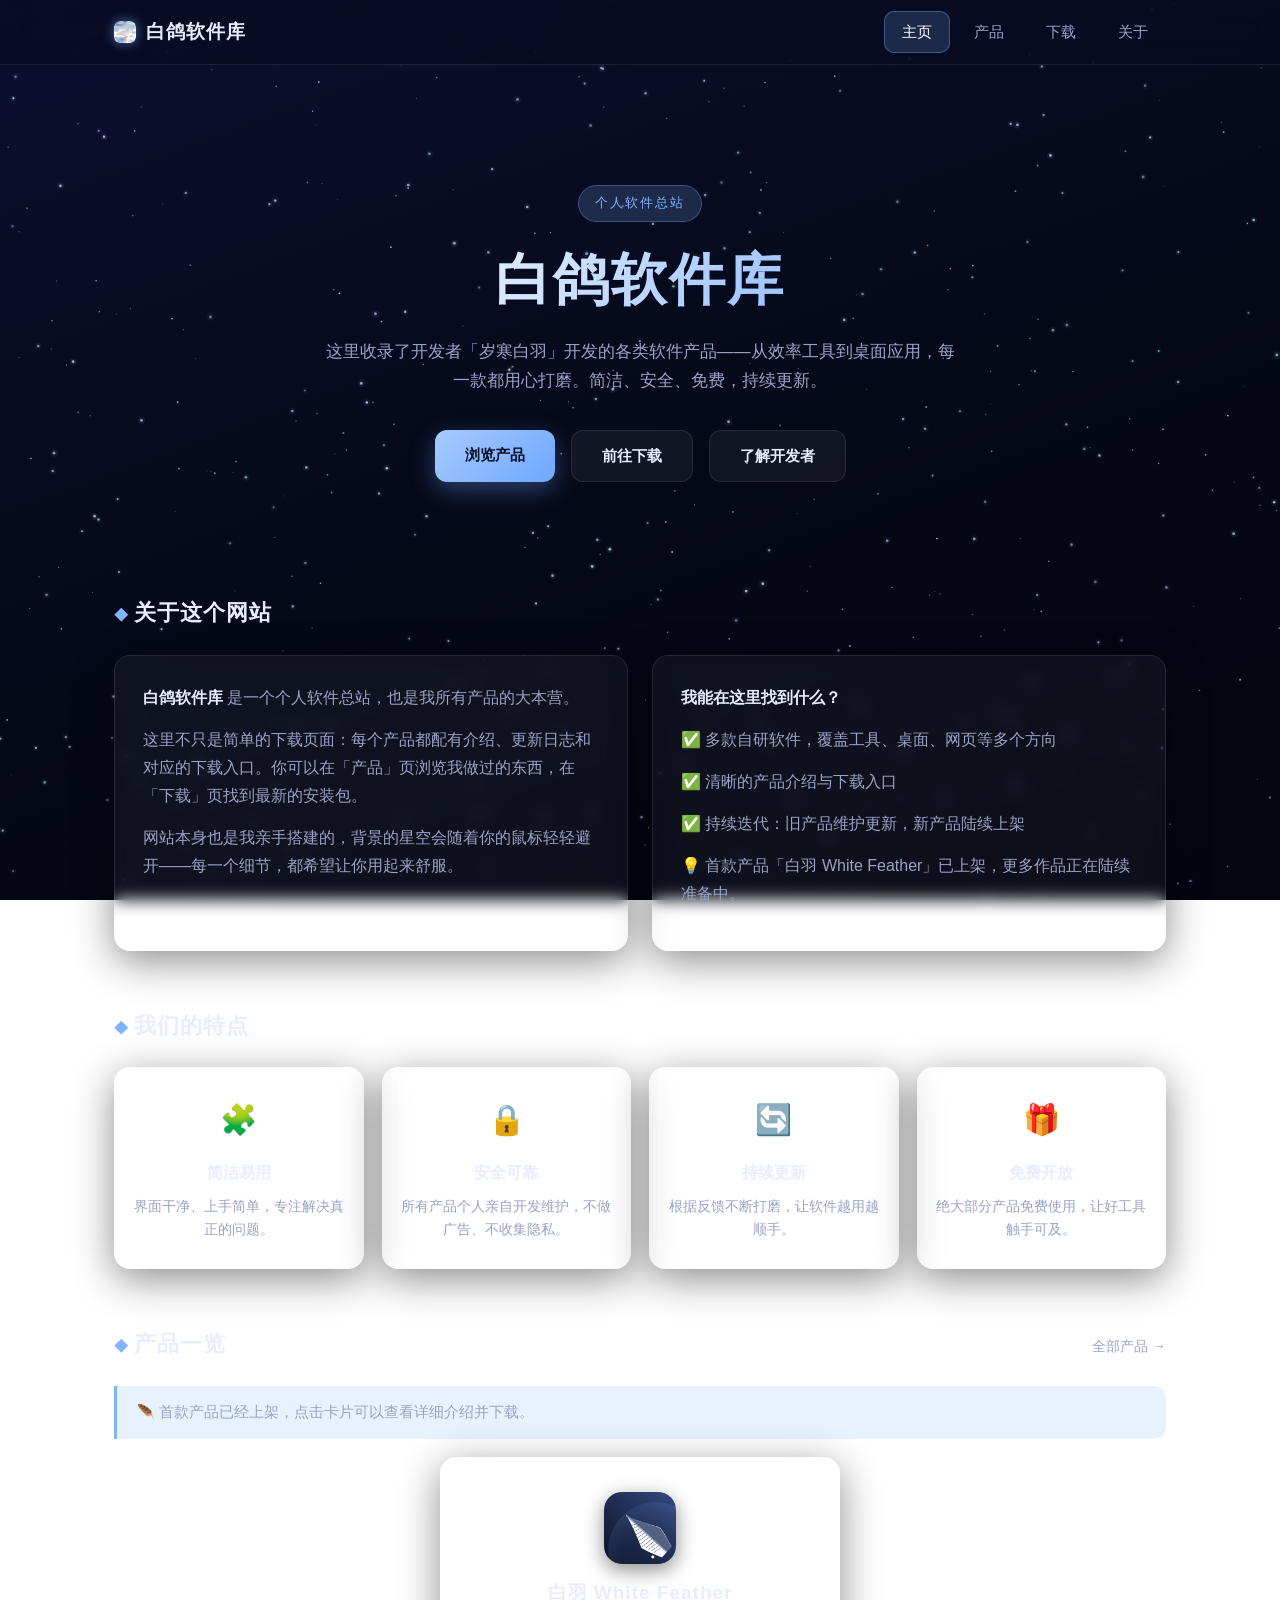
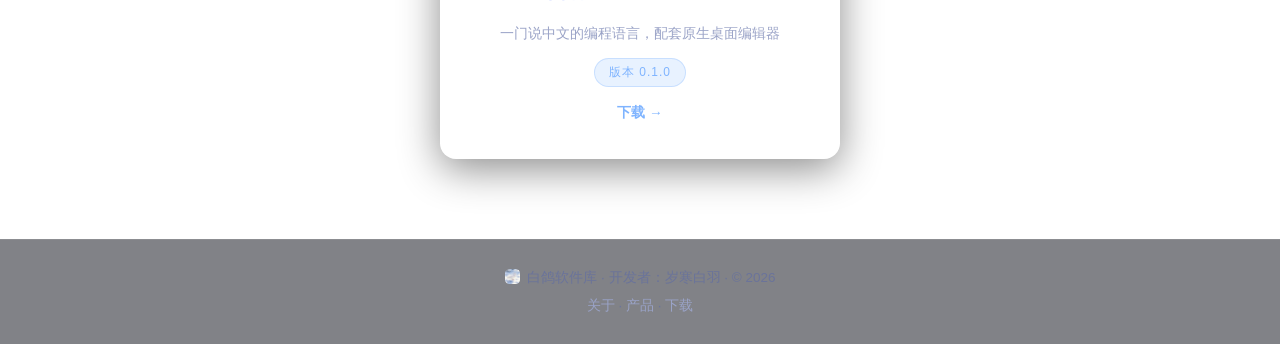
<file: index.html>
<!DOCTYPE html>
<html lang="zh-CN">
<head>
  <meta charset="UTF-8">
  <meta name="viewport" content="width=device-width, initial-scale=1.0">
  <meta name="description" content="白鸽软件库 —— 独立开发者「岁寒白羽」的软件总站，收录多款自研产品，简洁、安全、持续更新。">
  <title>白鸽软件库 - 主页</title>
  <link rel="icon" type="image/x-icon" href="yjtp.ico">
  <link rel="stylesheet" href="css/style.css">
</head>
<body>
  <canvas id="stars-canvas" aria-hidden="true"></canvas>

  <!-- 顶部导航 -->
  <header class="site-header">
    <nav class="nav" aria-label="主导航">
      <a class="nav-logo" href="index.html">
        <img class="logo-icon" src="yjtp.png" alt="白鸽软件库"> 白鸽软件库
      </a>
      <button class="nav-toggle" aria-label="打开菜单" aria-expanded="false">☰</button>
      <ul class="nav-links">
        <li><a href="index.html" class="active" aria-current="page">主页</a></li>
        <li><a href="products.html">产品</a></li>
        <li><a href="download.html">下载</a></li>
        <li><a href="about.html">关于</a></li>
      </ul>
    </nav>
  </header>

  <main class="main">

    <!-- Hero 区 -->
    <section class="hero">
      <span class="hero-badge">个人软件总站</span>
      <h1>白鸽软件库</h1>
      <p>这里收录了开发者「岁寒白羽」开发的各类软件产品——从效率工具到桌面应用，每一款都用心打磨。简洁、安全、免费，持续更新。</p>
      <div class="hero-actions">
        <a class="btn btn-primary" href="products.html">浏览产品</a>
        <a class="btn btn-ghost" href="download.html">前往下载</a>
        <a class="btn btn-ghost" href="about.html">了解开发者</a>
      </div>
    </section>

    <!-- 关于这个网站 -->
    <section class="section">
      <div class="section-head">
        <h2>关于这个网站</h2>
      </div>
      <div class="intro-grid">
        <div class="card intro-text">
          <p><strong>白鸽软件库</strong> 是一个个人软件总站，也是我所有产品的大本营。</p>
          <p>这里不只是简单的下载页面：每个产品都配有介绍、更新日志和对应的下载入口。你可以在「产品」页浏览我做过的东西，在「下载」页找到最新的安装包。</p>
          <p>网站本身也是我亲手搭建的，背景的星空会随着你的鼠标轻轻避开——每一个细节，都希望让你用起来舒服。</p>
        </div>
        <div class="card intro-text">
          <p><strong>我能在这里找到什么？</strong></p>
          <p>✅ 多款自研软件，覆盖工具、桌面、网页等多个方向</p>
          <p>✅ 清晰的产品介绍与下载入口</p>
          <p>✅ 持续迭代：旧产品维护更新，新产品陆续上架</p>
          <p>💡 首款产品「白羽 White Feather」已上架，更多作品正在陆续准备中。</p>
        </div>
      </div>
    </section>

    <!-- 网站特色 -->
    <section class="section">
      <div class="section-head">
        <h2>我们的特点</h2>
      </div>
      <div class="feature-grid">
        <div class="card feature-item">
          <div class="feat-icon">🧩</div>
          <h3>简洁易用</h3>
          <p>界面干净、上手简单，专注解决真正的问题。</p>
        </div>
        <div class="card feature-item">
          <div class="feat-icon">🔒</div>
          <h3>安全可靠</h3>
          <p>所有产品个人亲自开发维护，不做广告、不收集隐私。</p>
        </div>
        <div class="card feature-item">
          <div class="feat-icon">🔄</div>
          <h3>持续更新</h3>
          <p>根据反馈不断打磨，让软件越用越顺手。</p>
        </div>
        <div class="card feature-item">
          <div class="feat-icon">🎁</div>
          <h3>免费开放</h3>
          <p>绝大部分产品免费使用，让好工具触手可及。</p>
        </div>
      </div>
    </section>

    <!-- 产品预览 -->
    <section class="section">
      <div class="section-head">
        <h2>产品一览</h2>
        <a class="more" href="products.html">全部产品 →</a>
      </div>
      <div class="notice">🪶 首款产品已经上架，点击卡片可以查看详细介绍并下载。</div>
      <div class="product-grid one" style="margin-top:18px;">
        <a class="card product-card" href="whitefeather.html">
          <img class="pc-icon" src="wf.png" alt="白羽 White Feather 图标">
          <h3>白羽 White Feather</h3>
          <p class="pc-sub">一门说中文的编程语言，配套原生桌面编辑器</p>
          <span class="pc-ver">版本 0.1.0</span>
          <span class="pc-cta">下载 →</span>
        </a>
      </div>
    </section>

  </main>

  <footer class="site-footer">
    <p><img class="footer-icon" src="yjtp.png" alt=""> 白鸽软件库 · 开发者：岁寒白羽 · © <span data-year>2026</span></p>
    <p style="margin-top:4px;"><a href="about.html">关于</a> · <a href="products.html">产品</a> · <a href="download.html">下载</a></p>
  </footer>

  <script src="js/stars.js"></script>
  <script src="js/main.js"></script>
</body>
</html>
</file>
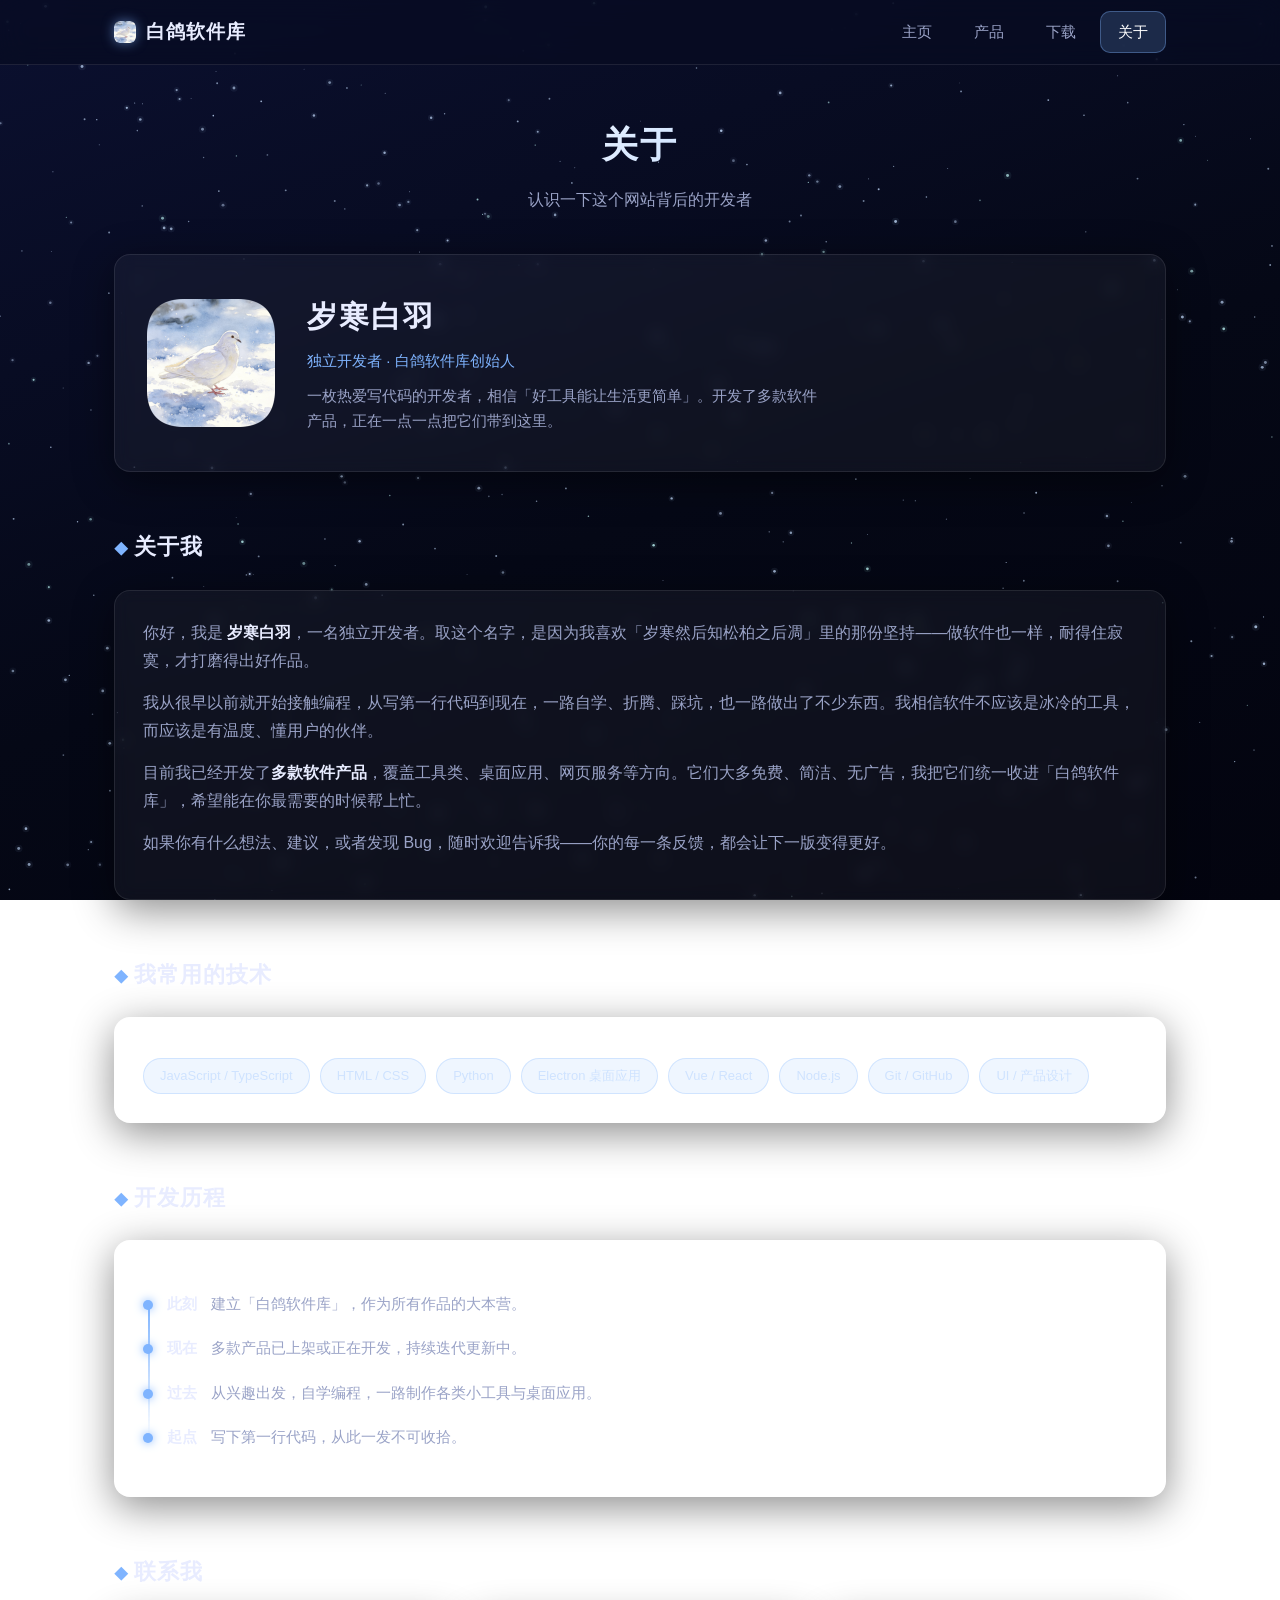
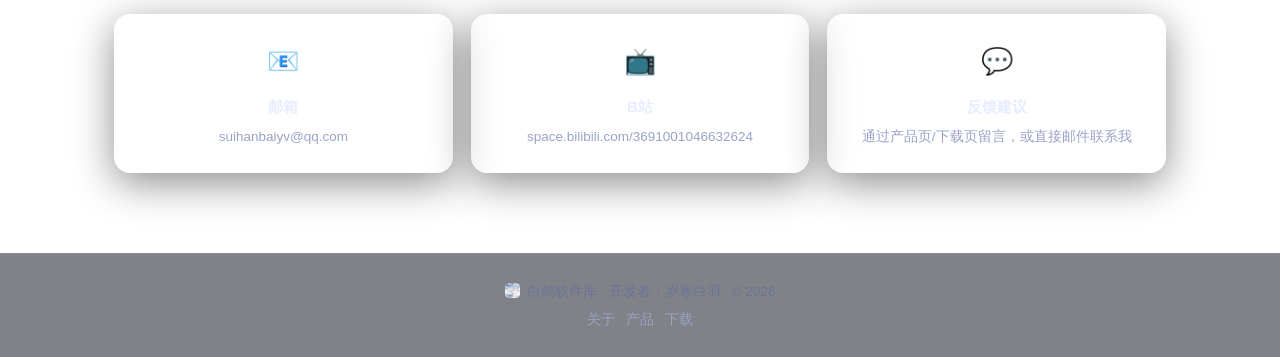
<file: about.html>
<!DOCTYPE html>
<html lang="zh-CN">
<head>
  <meta charset="UTF-8">
  <meta name="viewport" content="width=device-width, initial-scale=1.0">
  <meta name="description" content="关于「岁寒白羽」——独立开发者，开发了多款软件产品，白鸽软件库的创始人。">
  <title>白鸽软件库 - 关于</title>
  <link rel="icon" type="image/x-icon" href="yjtp.ico">
  <link rel="stylesheet" href="css/style.css">
</head>
<body>
  <canvas id="stars-canvas" aria-hidden="true"></canvas>

  <!-- 顶部导航 -->
  <header class="site-header">
    <nav class="nav" aria-label="主导航">
      <a class="nav-logo" href="index.html">
        <img class="logo-icon" src="yjtp.png" alt="白鸽软件库"> 白鸽软件库
      </a>
      <button class="nav-toggle" aria-label="打开菜单" aria-expanded="false">☰</button>
      <ul class="nav-links">
        <li><a href="index.html">主页</a></li>
        <li><a href="products.html">产品</a></li>
        <li><a href="download.html">下载</a></li>
        <li><a href="about.html" class="active" aria-current="page">关于</a></li>
      </ul>
    </nav>
  </header>

  <main class="main">

    <div class="page-title">
      <h1>关于</h1>
      <p>认识一下这个网站背后的开发者</p>
    </div>

    <!-- 头像 + 基本信息 -->
    <div class="card about-hero">
      <img class="about-avatar" src="yjtp.png" alt="岁寒白羽">
      <div class="about-meta">
        <h1>岁寒白羽</h1>
        <div class="role">独立开发者 · 白鸽软件库创始人</div>
        <p class="brief">一枚热爱写代码的开发者，相信「好工具能让生活更简单」。开发了多款软件产品，正在一点一点把它们带到这里。</p>
      </div>
    </div>

    <!-- 自我介绍 -->
    <section class="section">
      <div class="section-head">
        <h2>关于我</h2>
      </div>
      <div class="card about-para">
        <p>你好，我是 <strong>岁寒白羽</strong>，一名独立开发者。取这个名字，是因为我喜欢「岁寒然后知松柏之后凋」里的那份坚持——做软件也一样，耐得住寂寞，才打磨得出好作品。</p>
        <p>我从很早以前就开始接触编程，从写第一行代码到现在，一路自学、折腾、踩坑，也一路做出了不少东西。我相信软件不应该是冰冷的工具，而应该是有温度、懂用户的伙伴。</p>
        <p>目前我已经开发了<strong>多款软件产品</strong>，覆盖工具类、桌面应用、网页服务等方向。它们大多免费、简洁、无广告，我把它们统一收进「白鸽软件库」，希望能在你最需要的时候帮上忙。</p>
        <p>如果你有什么想法、建议，或者发现 Bug，随时欢迎告诉我——你的每一条反馈，都会让下一版变得更好。</p>
      </div>
    </section>

    <!-- 技术栈 -->
    <section class="section">
      <div class="section-head">
        <h2>我常用的技术</h2>
      </div>
      <div class="card">
        <div class="tag-list">
          <span class="tag-chip">JavaScript / TypeScript</span>
          <span class="tag-chip">HTML / CSS</span>
          <span class="tag-chip">Python</span>
          <span class="tag-chip">Electron 桌面应用</span>
          <span class="tag-chip">Vue / React</span>
          <span class="tag-chip">Node.js</span>
          <span class="tag-chip">Git / GitHub</span>
          <span class="tag-chip">UI / 产品设计</span>
        </div>
      </div>
    </section>

    <!-- 开发历程 -->
    <section class="section">
      <div class="section-head">
        <h2>开发历程</h2>
      </div>
      <div class="card">
        <ul class="timeline">
          <li><span class="tl-year">此刻</span> 建立「白鸽软件库」，作为所有作品的大本营。</li>
          <li><span class="tl-year">现在</span> 多款产品已上架或正在开发，持续迭代更新中。</li>
          <li><span class="tl-year">过去</span> 从兴趣出发，自学编程，一路制作各类小工具与桌面应用。</li>
          <li><span class="tl-year">起点</span> 写下第一行代码，从此一发不可收拾。</li>
        </ul>
      </div>
    </section>

    <!-- 联系方式 -->
    <section class="section">
      <div class="section-head">
        <h2>联系我</h2>
      </div>
      <div class="contact-grid">
        <div class="card contact-item">
          <div class="ct-icon">📧</div>
          <h4>邮箱</h4>
          <p><a href="mailto:suihanbaiyv@qq.com">suihanbaiyv@qq.com</a></p>
        </div>
        <div class="card contact-item">
          <div class="ct-icon">📺</div>
          <h4>B站</h4>
          <p><a href="https://space.bilibili.com/3691001046632624" target="_blank" rel="noopener">space.bilibili.com/3691001046632624</a></p>
        </div>
        <div class="card contact-item">
          <div class="ct-icon">💬</div>
          <h4>反馈建议</h4>
          <p>通过产品页/下载页留言，或直接邮件联系我</p>
        </div>
      </div>
    </section>

  </main>

  <footer class="site-footer">
    <p><img class="footer-icon" src="yjtp.png" alt=""> 白鸽软件库 · 开发者：岁寒白羽 · © <span data-year>2026</span></p>
    <p style="margin-top:4px;"><a href="about.html">关于</a> · <a href="products.html">产品</a> · <a href="download.html">下载</a></p>
  </footer>

  <script src="js/stars.js"></script>
  <script src="js/main.js"></script>
</body>
</html>
</file>
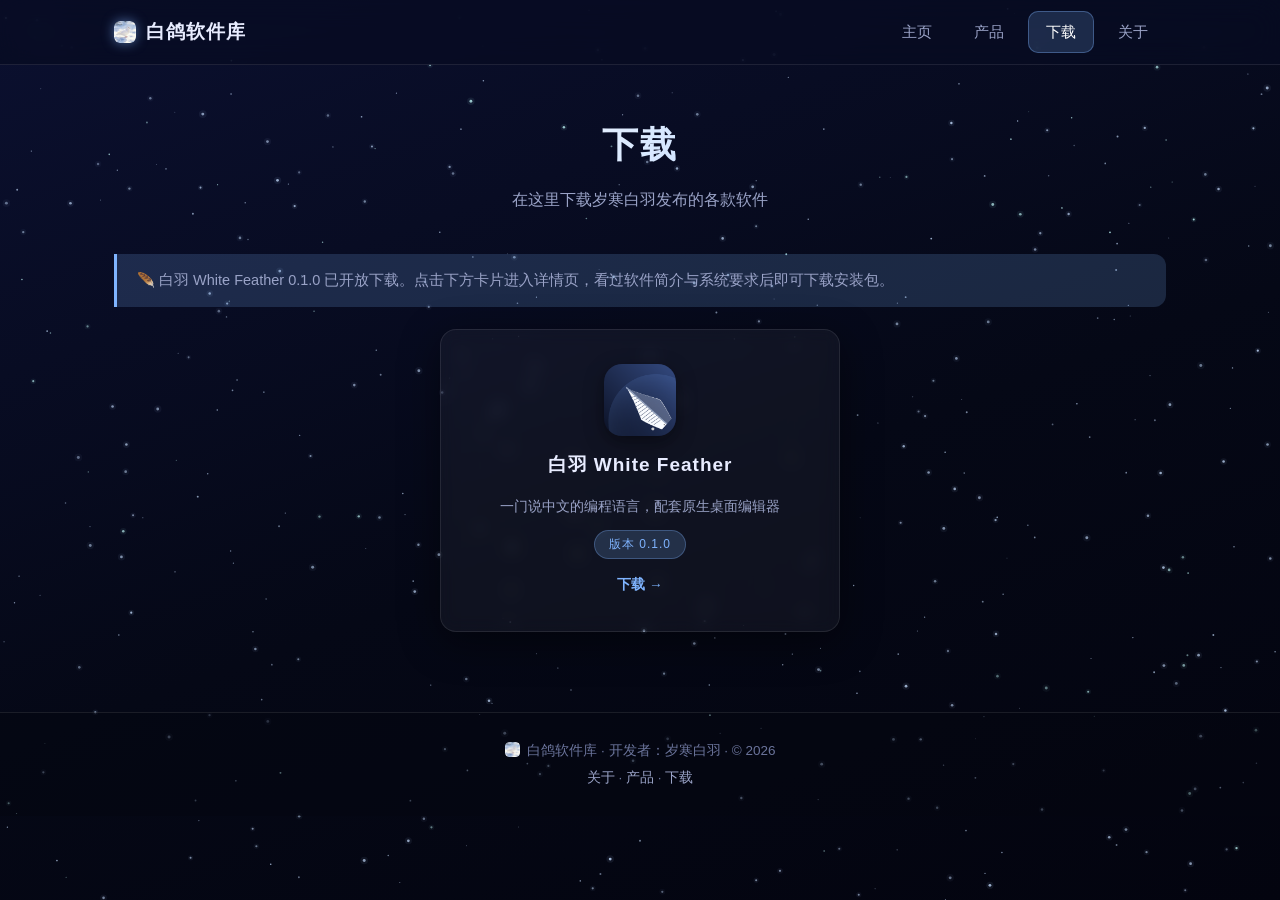
<file: download.html>
<!DOCTYPE html>
<html lang="zh-CN">
<head>
  <meta charset="UTF-8">
  <meta name="viewport" content="width=device-width, initial-scale=1.0">
  <meta name="description" content="白鸽软件库 - 下载中心，下载开发者「岁寒白羽」发布的各款软件。">
  <title>白鸽软件库 - 下载</title>
  <link rel="icon" type="image/x-icon" href="yjtp.ico">
  <link rel="stylesheet" href="css/style.css">
</head>
<body>
  <canvas id="stars-canvas" aria-hidden="true"></canvas>

  <!-- 顶部导航 -->
  <header class="site-header">
    <nav class="nav" aria-label="主导航">
      <a class="nav-logo" href="index.html">
        <img class="logo-icon" src="yjtp.png" alt="白鸽软件库"> 白鸽软件库
      </a>
      <button class="nav-toggle" aria-label="打开菜单" aria-expanded="false">☰</button>
      <ul class="nav-links">
        <li><a href="index.html">主页</a></li>
        <li><a href="products.html">产品</a></li>
        <li><a href="download.html" class="active" aria-current="page">下载</a></li>
        <li><a href="about.html">关于</a></li>
      </ul>
    </nav>
  </header>

  <main class="main">

    <div class="page-title">
      <h1>下载</h1>
      <p>在这里下载岁寒白羽发布的各款软件</p>
    </div>

    <div class="notice">
      🪶 白羽 White Feather 0.1.0 已开放下载。点击下方卡片进入详情页，看过软件简介与系统要求后即可下载安装包。
    </div>

    <div class="product-grid one" style="margin-top:22px;">
      <a class="card product-card" href="whitefeather.html">
        <img class="pc-icon" src="wf.png" alt="白羽 White Feather 图标">
        <h3>白羽 White Feather</h3>
        <p class="pc-sub">一门说中文的编程语言，配套原生桌面编辑器</p>
        <span class="pc-ver">版本 0.1.0</span>
        <span class="pc-cta">下载 →</span>
      </a>
    </div>

  </main>

  <footer class="site-footer">
    <p><img class="footer-icon" src="yjtp.png" alt=""> 白鸽软件库 · 开发者：岁寒白羽 · © <span data-year>2026</span></p>
    <p style="margin-top:4px;"><a href="about.html">关于</a> · <a href="products.html">产品</a> · <a href="download.html">下载</a></p>
  </footer>

  <script src="js/stars.js"></script>
  <script src="js/main.js"></script>
</body>
</html>
</file>
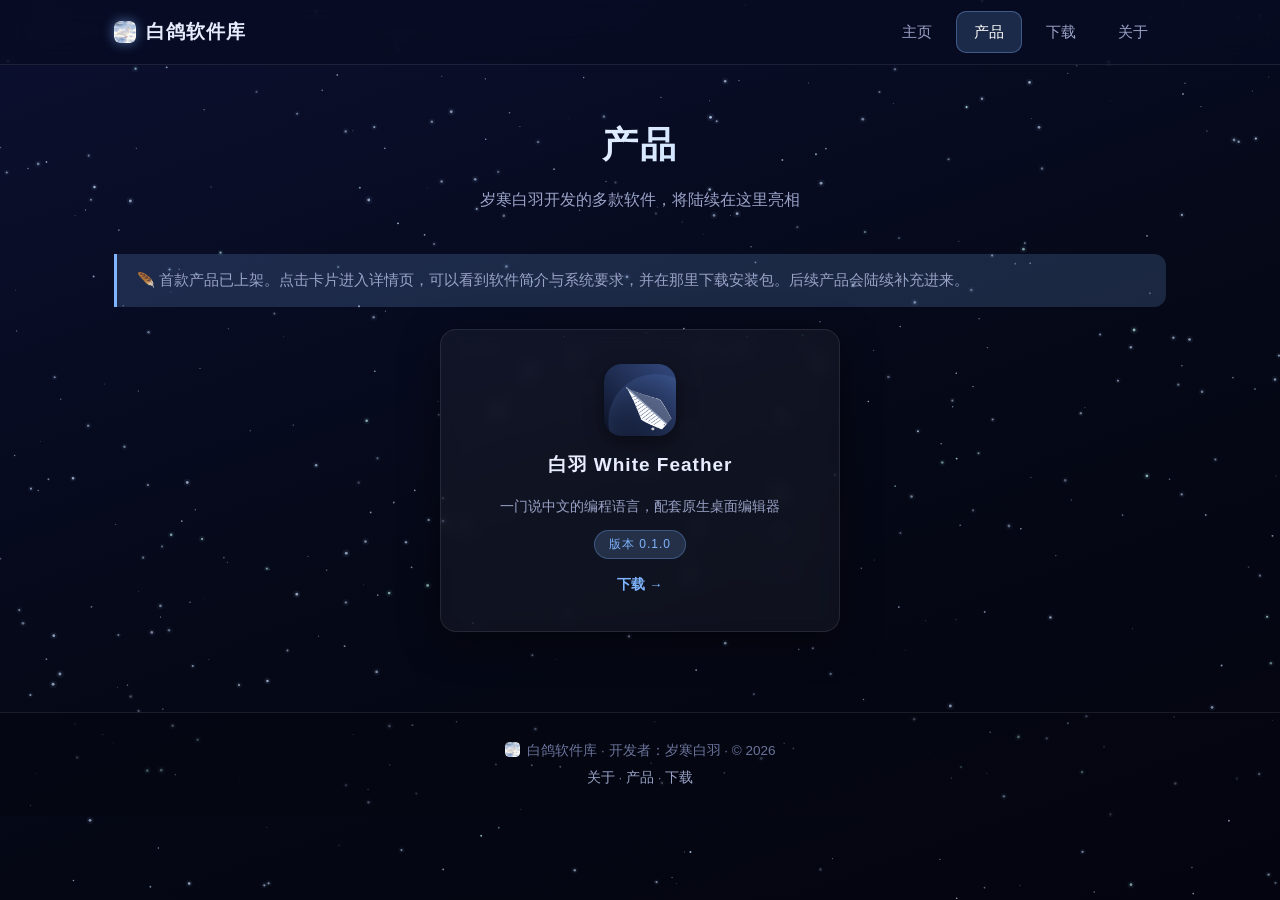
<file: products.html>
<!DOCTYPE html>
<html lang="zh-CN">
<head>
  <meta charset="UTF-8">
  <meta name="viewport" content="width=device-width, initial-scale=1.0">
  <meta name="description" content="白鸽软件库 - 产品列表，收录开发者「岁寒白羽」开发的多款软件。">
  <title>白鸽软件库 - 产品</title>
  <link rel="icon" type="image/x-icon" href="yjtp.ico">
  <link rel="stylesheet" href="css/style.css">
</head>
<body>
  <canvas id="stars-canvas" aria-hidden="true"></canvas>

  <!-- 顶部导航 -->
  <header class="site-header">
    <nav class="nav" aria-label="主导航">
      <a class="nav-logo" href="index.html">
        <img class="logo-icon" src="yjtp.png" alt="白鸽软件库"> 白鸽软件库
      </a>
      <button class="nav-toggle" aria-label="打开菜单" aria-expanded="false">☰</button>
      <ul class="nav-links">
        <li><a href="index.html">主页</a></li>
        <li><a href="products.html" class="active" aria-current="page">产品</a></li>
        <li><a href="download.html">下载</a></li>
        <li><a href="about.html">关于</a></li>
      </ul>
    </nav>
  </header>

  <main class="main">

    <div class="page-title">
      <h1>产品</h1>
      <p>岁寒白羽开发的多款软件，将陆续在这里亮相</p>
    </div>

    <div class="notice">
      🪶 首款产品已上架。点击卡片进入详情页，可以看到软件简介与系统要求，并在那里下载安装包。后续产品会陆续补充进来。
    </div>

    <div class="product-grid one" style="margin-top:22px;">
      <a class="card product-card" href="whitefeather.html">
        <img class="pc-icon" src="wf.png" alt="白羽 White Feather 图标">
        <h3>白羽 White Feather</h3>
        <p class="pc-sub">一门说中文的编程语言，配套原生桌面编辑器</p>
        <span class="pc-ver">版本 0.1.0</span>
        <span class="pc-cta">下载 →</span>
      </a>
    </div>

  </main>

  <footer class="site-footer">
    <p><img class="footer-icon" src="yjtp.png" alt=""> 白鸽软件库 · 开发者：岁寒白羽 · © <span data-year>2026</span></p>
    <p style="margin-top:4px;"><a href="about.html">关于</a> · <a href="products.html">产品</a> · <a href="download.html">下载</a></p>
  </footer>

  <script src="js/stars.js"></script>
  <script src="js/main.js"></script>
</body>
</html>
</file>
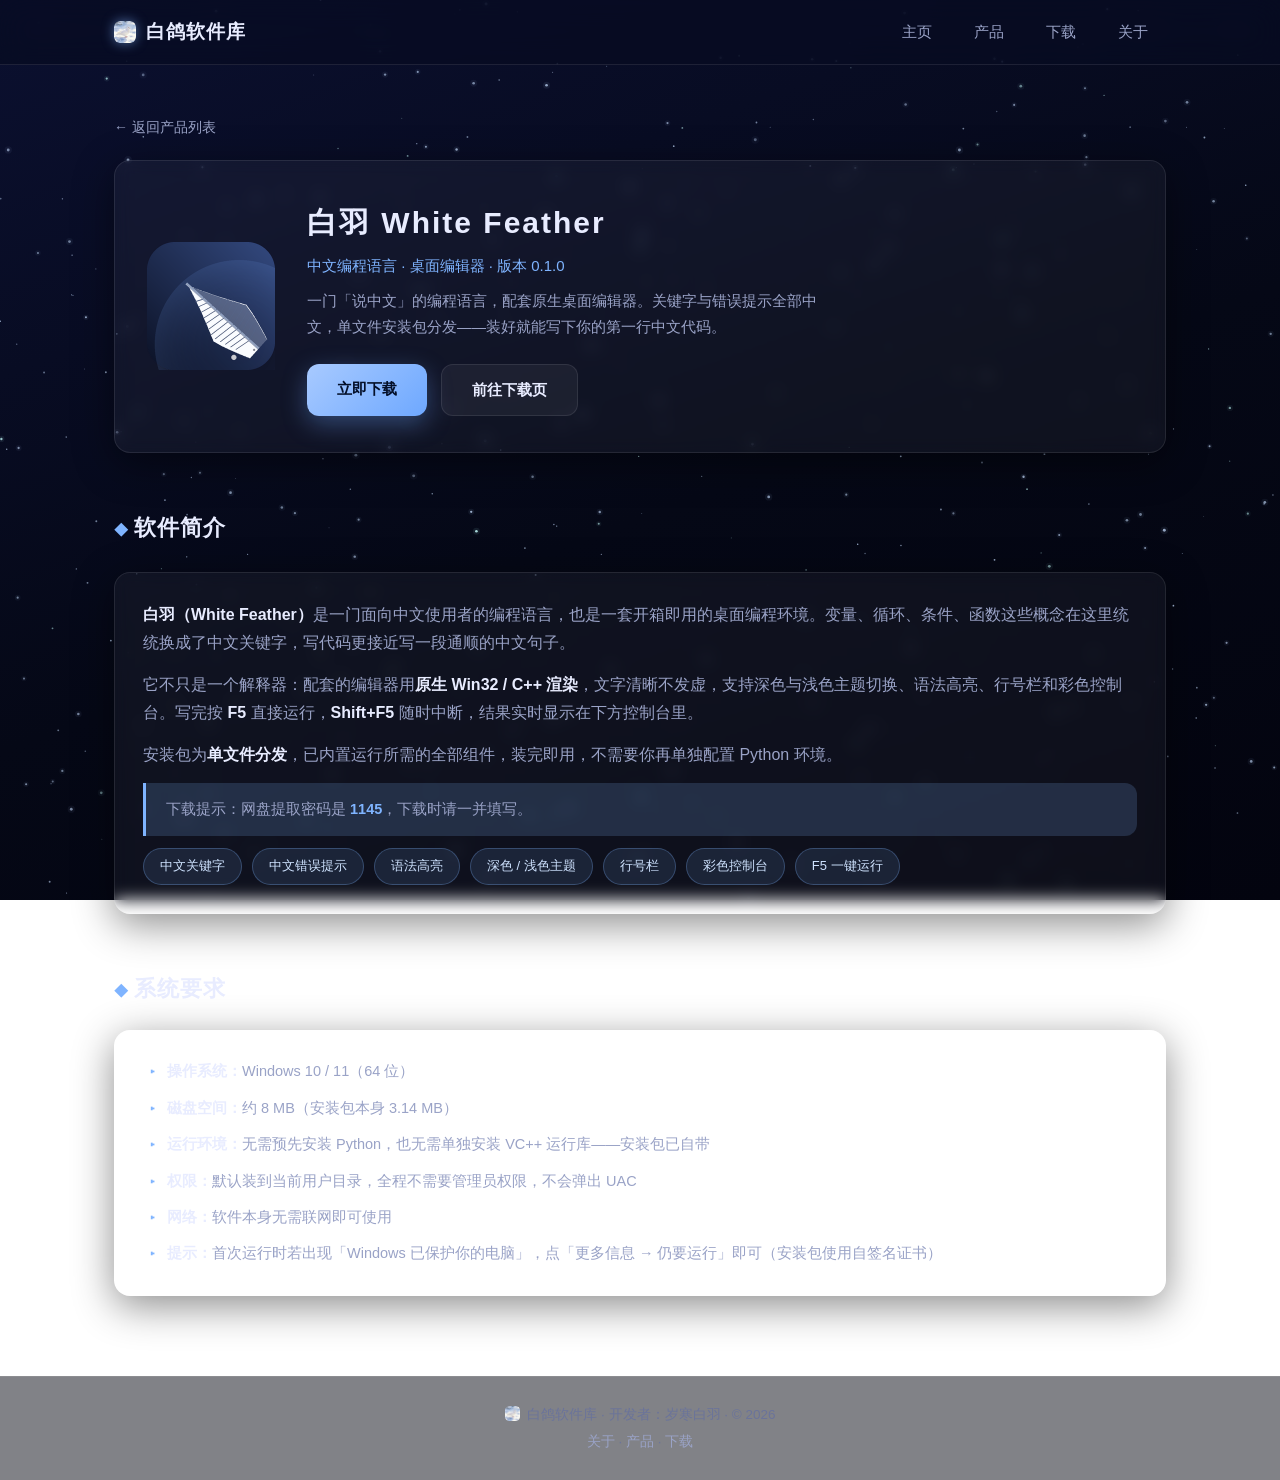
<file: whitefeather.html>
<!DOCTYPE html>
<html lang="zh-CN">
<head>
  <meta charset="UTF-8">
  <meta name="viewport" content="width=device-width, initial-scale=1.0">
  <meta name="description" content="白羽 White Feather 0.1.0 —— 一门说中文的编程语言，配套原生桌面编辑器。查看软件简介、系统要求并下载安装包。">
  <title>白羽 White Feather 0.1.0 - 白鸽软件库</title>
  <link rel="icon" type="image/x-icon" href="yjtp.ico">
  <link rel="stylesheet" href="css/style.css">
</head>
<body>
  <canvas id="stars-canvas" aria-hidden="true"></canvas>

  <!-- 顶部导航 -->
  <header class="site-header">
    <nav class="nav" aria-label="主导航">
      <a class="nav-logo" href="index.html">
        <img class="logo-icon" src="yjtp.png" alt="白鸽软件库"> 白鸽软件库
      </a>
      <button class="nav-toggle" aria-label="打开菜单" aria-expanded="false">☰</button>
      <ul class="nav-links">
        <li><a href="index.html">主页</a></li>
        <li><a href="products.html">产品</a></li>
        <li><a href="download.html">下载</a></li>
        <li><a href="about.html">关于</a></li>
      </ul>
    </nav>
  </header>

  <main class="main">

    <a class="back-link" href="products.html">← 返回产品列表</a>

    <!-- 产品头部：头像 + 名称 + 立即下载 -->
    <div class="card about-hero">
      <img class="about-avatar" src="wf.png" alt="白羽 White Feather 图标">
      <div class="about-meta">
        <h1>白羽 White Feather</h1>
        <div class="role">中文编程语言 · 桌面编辑器 · 版本 0.1.0</div>
        <p class="brief">一门「说中文」的编程语言，配套原生桌面编辑器。关键字与错误提示全部中文，单文件安装包分发——装好就能写下你的第一行中文代码。</p>
        <div class="product-actions">
          <a class="btn btn-primary" href="https://wwaxq.lanzouv.com/i77rB4a9iezg" target="_blank" rel="noopener" data-dl-trigger>立即下载</a>
          <a class="btn btn-ghost" href="download.html">前往下载页</a>
        </div>
      </div>
    </div>

    <!-- 软件简介 -->
    <section class="section">
      <div class="section-head">
        <h2>软件简介</h2>
      </div>
      <div class="card about-para">
        <p><strong>白羽（White Feather）</strong>是一门面向中文使用者的编程语言，也是一套开箱即用的桌面编程环境。变量、循环、条件、函数这些概念在这里统统换成了中文关键字，写代码更接近写一段通顺的中文句子。</p>
        <p>它不只是一个解释器：配套的编辑器用<strong>原生 Win32 / C++ 渲染</strong>，文字清晰不发虚，支持深色与浅色主题切换、语法高亮、行号栏和彩色控制台。写完按 <strong>F5</strong> 直接运行，<strong>Shift+F5</strong> 随时中断，结果实时显示在下方控制台里。</p>
        <p>安装包为<strong>单文件分发</strong>，已内置运行所需的全部组件，装完即用，不需要你再单独配置 Python 环境。</p>
        <div class="notice">下载提示：网盘提取密码是 <strong>1145</strong>，下载时请一并填写。</div>
        <div class="tag-list">
          <span class="tag-chip">中文关键字</span>
          <span class="tag-chip">中文错误提示</span>
          <span class="tag-chip">语法高亮</span>
          <span class="tag-chip">深色 / 浅色主题</span>
          <span class="tag-chip">行号栏</span>
          <span class="tag-chip">彩色控制台</span>
          <span class="tag-chip">F5 一键运行</span>
        </div>
      </div>
    </section>

    <!-- 系统要求 -->
    <section class="section">
      <div class="section-head">
        <h2>系统要求</h2>
      </div>
      <div class="card">
        <ul class="req-list">
          <li><strong>操作系统：</strong>Windows 10 / 11（64 位）</li>
          <li><strong>磁盘空间：</strong>约 8 MB（安装包本身 3.14 MB）</li>
          <li><strong>运行环境：</strong>无需预先安装 Python，也无需单独安装 VC++ 运行库——安装包已自带</li>
          <li><strong>权限：</strong>默认装到当前用户目录，全程不需要管理员权限，不会弹出 UAC</li>
          <li><strong>网络：</strong>软件本身无需联网即可使用</li>
          <li><strong>提示：</strong>首次运行时若出现「Windows 已保护你的电脑」，点「更多信息 → 仍要运行」即可（安装包使用自签名证书）</li>
        </ul>
      </div>
    </section>

  </main>

  <!-- 下载确认弹窗：点「立即下载」先出提示，由弹窗内的按钮真正跳转 -->
  <div class="dl-modal" id="dl-modal" role="dialog" aria-modal="true"
       aria-labelledby="dl-title" aria-hidden="true">
    <div class="dl-modal-mask" data-dl-cancel></div>
    <div class="dl-modal-box">
      <h3 class="dl-modal-title" id="dl-title">下载 White Feather</h3>
      <p class="dl-modal-text">点击「立即下载」按钮即可下载 White Feather</p>
      <div class="dl-pass">
        <span class="dl-pass-label">密码</span>
        <span class="dl-pass-code">1145</span>
      </div>
      <div class="dl-actions">
        <a class="btn btn-primary" id="dl-go" href="#" target="_blank" rel="noopener">立即下载</a>
        <button class="btn btn-ghost" type="button" data-dl-cancel>取消</button>
      </div>
    </div>
  </div>

  <footer class="site-footer">
    <p><img class="footer-icon" src="yjtp.png" alt=""> 白鸽软件库 · 开发者：岁寒白羽 · © <span data-year>2026</span></p>
    <p style="margin-top:4px;"><a href="about.html">关于</a> · <a href="products.html">产品</a> · <a href="download.html">下载</a></p>
  </footer>

  <script src="js/stars.js"></script>
  <script src="js/main.js"></script>
</body>
</html>
</file>
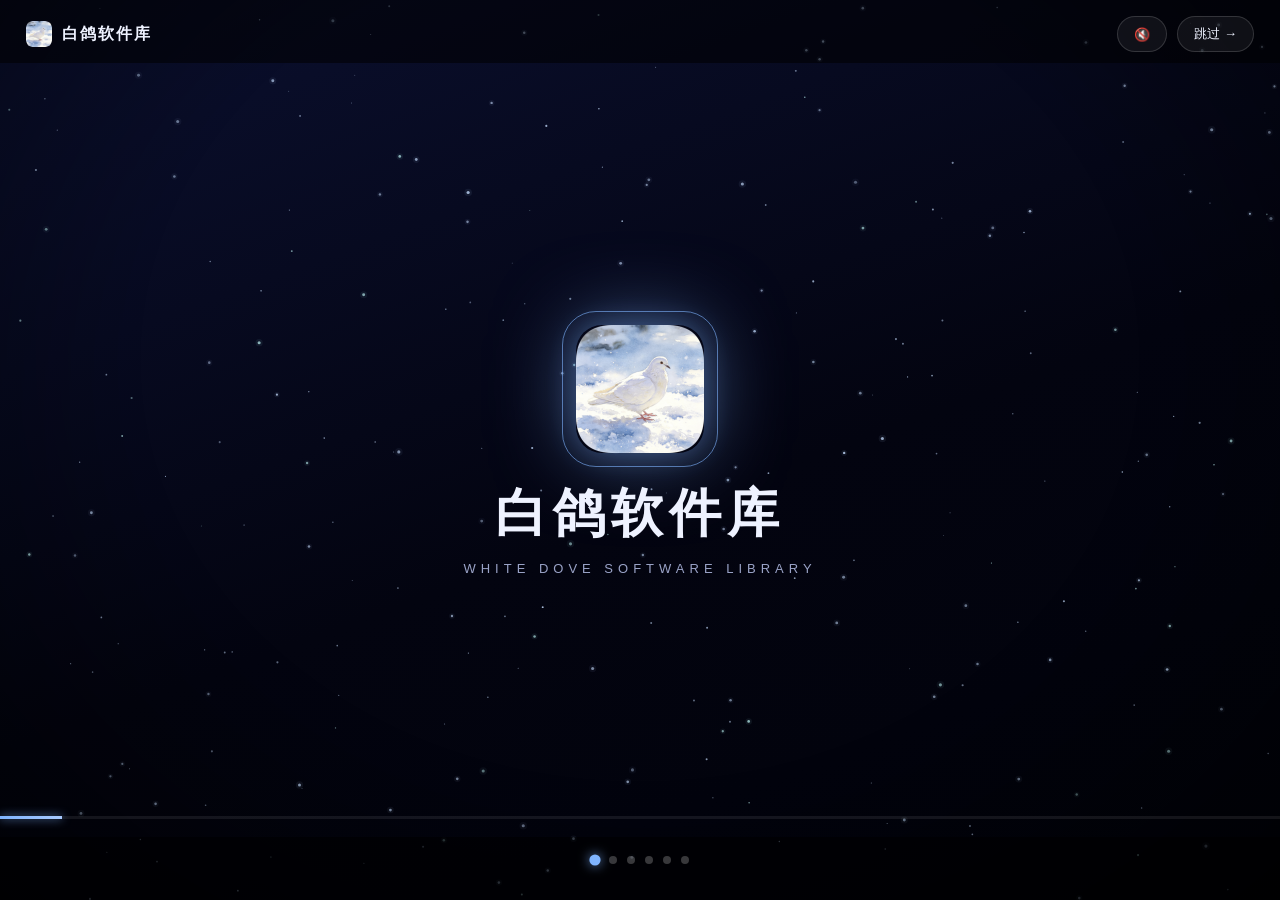
<file: promo/promo.html>
<!DOCTYPE html>
<html lang="zh-CN">
<head>
  <meta charset="UTF-8">
  <meta name="viewport" content="width=device-width, initial-scale=1.0">
  <meta name="description" content="白鸽软件库 · 宣传片——在星空下，遇见岁寒白羽打造的一系列软件。">
  <title>白鸽软件库 · 宣传片</title>
  <link rel="icon" type="image/png" href="yjtp.png">
  <link rel="stylesheet" href="promo.css">
</head>
<body>
  <!-- 星空画布 -->
  <canvas id="sky" aria-hidden="true"></canvas>
  <div class="vignette" aria-hidden="true"></div>
  <div class="letterbox top" aria-hidden="true"></div>
  <div class="letterbox bottom" aria-hidden="true"></div>

  <!-- 顶栏：品牌 + 控制 -->
  <header class="topbar">
    <div class="brand">
      <img src="yjtp.png" alt="白鸽软件库">
      <span>白鸽软件库</span>
    </div>
    <div class="controls">
      <button id="btnSound" class="ctl" type="button" aria-label="声音开关">🔇</button>
      <a class="ctl skip" href="../index.html">跳过 →</a>
    </div>
  </header>

  <!-- 场景舞台 -->
  <main class="stage" id="stage">

    <!-- 场景 1：片头 Logo -->
    <section class="scene active" data-scene="logo">
      <div class="logo-bloom anim">
        <div class="ring" aria-hidden="true"></div>
        <img src="yjtp.png" alt="白鸽软件库标志">
      </div>
      <h1 class="scene-title anim d1">白鸽软件库</h1>
      <p class="scene-sub anim d2">WHITE DOVE SOFTWARE LIBRARY</p>
    </section>

    <!-- 场景 2：主题 -->
    <section class="scene" data-scene="hero">
      <p class="kicker anim">个人软件总站</p>
      <h2 class="big anim d1">让每一款好软件<br>都找到它的用户</h2>
      <p class="sub anim d2">简洁 · 安全 · 免费 · 持续更新</p>
    </section>

    <!-- 场景 3：特点 -->
    <section class="scene" data-scene="features">
      <h2 class="shead anim">我们坚持</h2>
      <div class="feature-cards">
        <div class="fcard anim d1"><span class="ic">🧩</span><h3>简洁易用</h3><p>界面干净，专注解决真正的问题</p></div>
        <div class="fcard anim d2"><span class="ic">🔒</span><h3>安全可靠</h3><p>亲自开发维护，不打扰不窥探</p></div>
        <div class="fcard anim d3"><span class="ic">🔄</span><h3>持续更新</h3><p>根据反馈不断打磨，越用越顺手</p></div>
        <div class="fcard anim d4"><span class="ic">🎁</span><h3>免费开放</h3><p>让好工具触手可及</p></div>
      </div>
    </section>

    <!-- 场景 4：产品 -->
    <section class="scene" data-scene="products">
      <h2 class="shead anim">产品库</h2>
      <p class="sub anim d1">多款自研软件 · 陆续登场</p>
      <div class="products-row">
        <div class="pcard anim d2">敬请期待</div>
        <div class="pcard anim d3">敬请期待</div>
        <div class="pcard anim d4">敬请期待</div>
      </div>
    </section>

    <!-- 场景 5：开发者 -->
    <section class="scene" data-scene="about">
      <div class="about-avatar anim"><img src="yjtp.png" alt="岁寒白羽"></div>
      <h2 class="shead anim d1">开发者 · 岁寒白羽</h2>
      <p class="sub anim d2">独立开发者，相信「好工具能让生活更简单」</p>
      <p class="tagline anim d3">岁寒，然后知松柏之后凋也</p>
    </section>

    <!-- 场景 6：结尾 CTA -->
    <section class="scene" data-scene="cta">
      <h2 class="big anim">欢迎来到<br>白鸽软件库</h2>
      <p class="sub anim d1">在星空下，遇见你需要的每一款软件</p>
      <div class="cta-btns anim d2">
        <a class="btn-pri" href="../index.html">进入网站</a>
        <button id="btnReplay" class="btn-ghost" type="button">再看一遍 ↻</button>
      </div>
    </section>

  </main>

  <!-- 进度条 + 场景圆点 -->
  <div class="progress" aria-hidden="true"><div class="bar" id="progressBar"></div></div>
  <div class="dots" id="dots" aria-hidden="true"></div>

  <script src="promo.js"></script>
</body>
</html>
</file>
<file: css/style.css>
/* ============================================================
   白鸽软件库 · 全局样式
   主题：暗夜星空 / 玻璃拟态
   ============================================================ */

:root {
  --bg-deep: #050816;
  --bg-mid: #0b1030;
  --text-main: #e8ecff;
  --text-dim: #9aa3c7;
  --text-faint: #6b749b;
  --accent: #7fb4ff;
  --accent-soft: rgba(127, 180, 255, 0.18);
  --card-bg: rgba(255, 255, 255, 0.045);
  --card-border: rgba(255, 255, 255, 0.09);
  --nav-bg: rgba(8, 12, 34, 0.72);
  --radius: 16px;
  --shadow: 0 10px 40px rgba(0, 0, 0, 0.45);
  --font-main: "PingFang SC", "Microsoft YaHei", "Noto Sans SC",
    "Segoe UI", "Helvetica Neue", Arial, sans-serif;
}

* {
  margin: 0;
  padding: 0;
  box-sizing: border-box;
}

html {
  scroll-behavior: smooth;
}

body {
  font-family: var(--font-main);
  color: var(--text-main);
  background: linear-gradient(160deg, var(--bg-mid) 0%, var(--bg-deep) 55%, #03040f 100%);
  background-attachment: fixed;
  min-height: 100vh;
  line-height: 1.75;
  overflow-x: hidden;
}

/* ---------------- 星空画布（背景层） ---------------- */
#stars-canvas {
  position: fixed;
  inset: 0;
  width: 100%;
  height: 100%;
  z-index: -1;          /* 永远垫底，不遮挡内容 */
  pointer-events: none; /* 不拦截鼠标事件 */
}

/* ---------------- 顶部导航 ---------------- */
.site-header {
  position: sticky;
  top: 0;
  z-index: 100;
  background: var(--nav-bg);
  backdrop-filter: blur(14px);
  -webkit-backdrop-filter: blur(14px);
  border-bottom: 1px solid var(--card-border);
}

.nav {
  max-width: 1100px;
  margin: 0 auto;
  padding: 0 24px;
  height: 64px;
  display: flex;
  align-items: center;
  justify-content: space-between;
}

.nav-logo {
  display: flex;
  align-items: center;
  gap: 10px;
  font-size: 19px;
  font-weight: 700;
  color: var(--text-main);
  text-decoration: none;
  letter-spacing: 1px;
  white-space: nowrap;
}

.nav-logo .logo-icon {
  width: 22px;
  height: 22px;
  border-radius: 6px;
  object-fit: cover;
  filter: drop-shadow(0 0 6px rgba(127, 180, 255, 0.55));
}

.nav-links {
  display: flex;
  align-items: center;
  gap: 6px;
  list-style: none;
}

.nav-links a {
  display: block;
  padding: 8px 18px;
  border-radius: 10px;
  color: var(--text-dim);
  text-decoration: none;
  font-size: 15px;
  transition: color 0.2s ease, background 0.2s ease;
}

.nav-links a:hover {
  color: var(--text-main);
  background: rgba(255, 255, 255, 0.06);
}

.nav-links a.active {
  color: #fff;
  background: var(--accent-soft);
  box-shadow: inset 0 0 0 1px rgba(127, 180, 255, 0.35);
}

/* 移动端菜单按钮 */
.nav-toggle {
  display: none;
  background: none;
  border: 1px solid var(--card-border);
  border-radius: 8px;
  color: var(--text-main);
  font-size: 20px;
  line-height: 1;
  padding: 6px 10px;
  cursor: pointer;
}

/* ---------------- 主体容器 ---------------- */
.main {
  max-width: 1100px;
  margin: 0 auto;
  padding: 48px 24px 80px;
}

.page-title {
  text-align: center;
  margin-bottom: 40px;
}

.page-title h1 {
  font-size: 36px;
  font-weight: 800;
  letter-spacing: 2px;
  background: linear-gradient(120deg, #fff 30%, var(--accent) 100%);
  -webkit-background-clip: text;
  background-clip: text;
  -webkit-text-fill-color: transparent;
}

.page-title p {
  margin-top: 10px;
  color: var(--text-dim);
  font-size: 16px;
}

/* ---------------- 玻璃卡片 ---------------- */
.card {
  background: var(--card-bg);
  border: 1px solid var(--card-border);
  border-radius: var(--radius);
  box-shadow: var(--shadow);
  backdrop-filter: blur(8px);
  -webkit-backdrop-filter: blur(8px);
  padding: 28px;
}

/* ---------------- 主页 Hero ---------------- */
.hero {
  text-align: center;
  padding: 72px 24px 56px;
}

.hero .hero-badge {
  display: inline-block;
  padding: 6px 16px;
  border-radius: 999px;
  font-size: 13px;
  color: var(--accent);
  background: var(--accent-soft);
  border: 1px solid rgba(127, 180, 255, 0.3);
  letter-spacing: 2px;
  margin-bottom: 22px;
}

.hero h1 {
  font-size: clamp(34px, 5.5vw, 56px);
  font-weight: 800;
  letter-spacing: 2px;
  line-height: 1.3;
  background: linear-gradient(120deg, #ffffff 20%, #a8caff 60%, #6ea8ff 100%);
  -webkit-background-clip: text;
  background-clip: text;
  -webkit-text-fill-color: transparent;
}

.hero p {
  max-width: 640px;
  margin: 20px auto 0;
  color: var(--text-dim);
  font-size: 17px;
}

.hero .hero-actions {
  margin-top: 34px;
  display: flex;
  gap: 16px;
  justify-content: center;
  flex-wrap: wrap;
}

.btn {
  display: inline-block;
  padding: 12px 30px;
  border-radius: 12px;
  font-size: 15px;
  font-weight: 600;
  text-decoration: none;
  transition: transform 0.2s ease, box-shadow 0.2s ease, background 0.2s ease;
}

.btn:hover {
  transform: translateY(-2px);
}

.btn-primary {
  color: #04102a;
  background: linear-gradient(135deg, #a8caff, #6ea8ff);
  box-shadow: 0 8px 24px rgba(110, 168, 255, 0.35);
}

.btn-primary:hover {
  box-shadow: 0 12px 30px rgba(110, 168, 255, 0.5);
}

.btn-ghost {
  color: var(--text-main);
  background: rgba(255, 255, 255, 0.05);
  border: 1px solid var(--card-border);
}

.btn-ghost:hover {
  background: rgba(255, 255, 255, 0.1);
}

/* ---------------- 区块 ---------------- */
.section {
  margin-top: 56px;
}

.section-head {
  display: flex;
  align-items: baseline;
  justify-content: space-between;
  margin-bottom: 22px;
}

.section-head h2 {
  font-size: 22px;
  font-weight: 700;
  letter-spacing: 1px;
}

.section-head h2::before {
  content: "◆ ";
  color: var(--accent);
  font-size: 14px;
}

.section-head .more {
  color: var(--text-dim);
  font-size: 14px;
  text-decoration: none;
}

.section-head .more:hover {
  color: var(--accent);
}

/* 介绍文本块 */
.intro-grid {
  display: grid;
  grid-template-columns: 1fr 1fr;
  gap: 24px;
  align-items: stretch;
}

.intro-text p {
  color: var(--text-dim);
  margin-bottom: 14px;
}

.intro-text p strong {
  color: var(--text-main);
}

/* 特色 4 宫格 */
.feature-grid {
  display: grid;
  grid-template-columns: repeat(4, 1fr);
  gap: 18px;
}

.feature-item {
  text-align: center;
  padding: 26px 18px;
}

.feature-item .feat-icon {
  font-size: 30px;
}

.feature-item h3 {
  margin: 12px 0 8px;
  font-size: 16px;
}

.feature-item p {
  color: var(--text-dim);
  font-size: 13.5px;
}

/* 产品占位网格 */
.placeholder-grid {
  display: grid;
  grid-template-columns: repeat(3, 1fr);
  gap: 18px;
}

.placeholder-card {
  text-align: center;
  padding: 40px 20px;
  min-height: 170px;
  display: flex;
  flex-direction: column;
  align-items: center;
  justify-content: center;
  gap: 10px;
  border-style: dashed;
  border-color: rgba(255, 255, 255, 0.14);
  background: rgba(255, 255, 255, 0.025);
}

.placeholder-card .ph-icon {
  font-size: 34px;
  opacity: 0.55;
}

.placeholder-card p {
  color: var(--text-faint);
  font-size: 14px;
}

.placeholder-card .tag {
  font-size: 12px;
  color: var(--accent);
  background: var(--accent-soft);
  border-radius: 999px;
  padding: 3px 12px;
}

/* 通知条（占位说明） */
.notice {
  border-left: 3px solid var(--accent);
  background: var(--accent-soft);
  border-radius: 0 12px 12px 0;
  padding: 14px 20px;
  color: var(--text-dim);
  font-size: 14.5px;
}

.notice strong {
  color: var(--accent);
}

/* ---------------- 关于页 ---------------- */
.about-hero {
  display: flex;
  align-items: center;
  gap: 32px;
  padding: 36px 32px;
}

.about-avatar {
  flex-shrink: 0;
  width: 128px;
  height: 128px;
  object-fit: cover;
}

.about-meta h1 {
  font-size: 30px;
  font-weight: 800;
  letter-spacing: 2px;
}

.about-meta .role {
  color: var(--accent);
  font-size: 15px;
  margin: 4px 0 10px;
}

.about-meta .brief {
  color: var(--text-dim);
  font-size: 14.5px;
  max-width: 520px;
}

.about-para {
  margin-top: 24px;
  color: var(--text-dim);
}

.about-para p {
  margin-bottom: 14px;
}

.about-para p strong {
  color: var(--text-main);
}

/* 技术栈徽章 */
.tag-list {
  display: flex;
  flex-wrap: wrap;
  gap: 10px;
  margin-top: 12px;
}

.tag-chip {
  padding: 6px 16px;
  border-radius: 999px;
  font-size: 13px;
  color: #cfe3ff;
  background: rgba(127, 180, 255, 0.12);
  border: 1px solid rgba(127, 180, 255, 0.28);
}

/* 时间线 */
.timeline {
  position: relative;
  margin-top: 22px;
  padding-left: 24px;
}

.timeline::before {
  content: "";
  position: absolute;
  left: 5px;
  top: 14px;
  bottom: 11px;
  width: 2px;
  background: linear-gradient(180deg, var(--accent), transparent);
}

.timeline li {
  position: relative;
  list-style: none;
  margin-bottom: 18px;
  color: var(--text-dim);
  font-size: 14.5px;
}

.timeline li::before {
  content: "";
  position: absolute;
  left: -24px;
  top: 9px;
  width: 10px;
  height: 10px;
  border-radius: 50%;
  background: var(--accent);
  box-shadow: 0 0 10px var(--accent);
}

.timeline .tl-year {
  display: inline-block;
  font-weight: 700;
  color: var(--text-main);
  margin-right: 10px;
  font-size: 15px;
}

/* 联系卡片 */
.contact-grid {
  display: grid;
  grid-template-columns: repeat(3, 1fr);
  gap: 18px;
}

.contact-item {
  text-align: center;
  padding: 24px 16px;
}

.contact-item .ct-icon {
  font-size: 26px;
}

.contact-item h4 {
  margin: 10px 0 4px;
  font-size: 15px;
}

.contact-item p,
.contact-item a {
  color: var(--text-dim);
  font-size: 13.5px;
  text-decoration: none;
  word-break: break-all;
}

.contact-item a:hover {
  color: var(--accent);
}

/* ---------------- 页脚 ---------------- */
.site-footer {
  border-top: 1px solid var(--card-border);
  padding: 26px 24px;
  text-align: center;
  color: var(--text-faint);
  font-size: 13.5px;
  background: rgba(4, 6, 16, 0.5);
}

.site-footer .footer-icon {
  width: 15px;
  height: 15px;
  border-radius: 4px;
  object-fit: cover;
  vertical-align: -2px;
  margin-right: 4px;
}

.site-footer a {
  color: var(--text-dim);
  text-decoration: none;
}

.site-footer a:hover {
  color: var(--accent);
}

/* ---------------- 响应式 ---------------- */
@media (max-width: 900px) {
  .feature-grid { grid-template-columns: repeat(2, 1fr); }
  .intro-grid  { grid-template-columns: 1fr; }
  .contact-grid { grid-template-columns: 1fr; }
  .placeholder-grid { grid-template-columns: repeat(2, 1fr); }
}

@media (max-width: 640px) {
  .nav { height: auto; padding: 12px 18px; flex-wrap: wrap; gap: 8px; }

  .nav-toggle { display: block; }

  .nav-links {
    display: none;
    flex: 1 1 100%;
    flex-direction: column;
    align-items: stretch;
    padding: 6px 0 10px;
  }

  .nav-links.open { display: flex; }

  .nav-links a { text-align: center; }

  .hero { padding: 48px 18px 40px; }

  .placeholder-grid { grid-template-columns: 1fr; }

  .about-hero { flex-direction: column; text-align: center; }
}

/* ============================================================
   产品卡与产品详情页
   ============================================================ */

/* 已上架产品网格（整张卡片可点击，进入详情页） */
.product-grid {
  display: grid;
  grid-template-columns: repeat(3, 1fr);
  gap: 18px;
}

/* 只上架了一款产品时：居中并限制宽度，避免被拉成一整行 */
.product-grid.one {
  grid-template-columns: minmax(0, 400px);
  justify-content: center;
}

.product-card {
  display: flex;
  flex-direction: column;
  align-items: center;
  gap: 12px;
  text-align: center;
  padding: 34px 24px;
  text-decoration: none;
  color: inherit;
  transition: transform 0.22s ease, border-color 0.22s ease, box-shadow 0.22s ease;
}

.product-card:hover {
  transform: translateY(-4px);
  border-color: rgba(127, 180, 255, 0.45);
  box-shadow: 0 16px 40px rgba(110, 168, 255, 0.22);
}

.product-card .pc-icon {
  width: 72px;
  height: 72px;
  border-radius: 18px;
  object-fit: cover;
  box-shadow: 0 6px 20px rgba(0, 0, 0, 0.45);
}

.product-card h3 {
  font-size: 19px;
  font-weight: 700;
  letter-spacing: 1px;
}

.product-card .pc-sub {
  color: var(--text-dim);
  font-size: 14px;
}

.product-card .pc-ver {
  font-size: 12px;
  letter-spacing: 1px;
  color: var(--accent);
  background: var(--accent-soft);
  border: 1px solid rgba(127, 180, 255, 0.3);
  border-radius: 999px;
  padding: 3px 14px;
}

.product-card .pc-cta {
  margin-top: 2px;
  font-size: 13.5px;
  font-weight: 600;
  color: var(--accent);
}

/* 详情页返回链接 */
.back-link {
  display: inline-block;
  margin-bottom: 20px;
  color: var(--text-dim);
  font-size: 14px;
  text-decoration: none;
}

.back-link:hover {
  color: var(--accent);
}

/* 详情页头部按钮行 */
.product-actions {
  display: flex;
  flex-wrap: wrap;
  gap: 14px;
  margin-top: 24px;
}

/* 系统要求列表 */
.req-list {
  list-style: none;
}

.req-list li {
  position: relative;
  padding-left: 24px;
  margin-bottom: 11px;
  color: var(--text-dim);
  font-size: 14.5px;
}

.req-list li:last-child {
  margin-bottom: 0;
}

.req-list li::before {
  content: "▸";
  position: absolute;
  left: 6px;
  color: var(--accent);
}

.req-list li strong {
  color: var(--text-main);
}

@media (max-width: 900px) {
  .product-grid { grid-template-columns: repeat(2, 1fr); }
}

@media (max-width: 640px) {
  .product-grid { grid-template-columns: 1fr; }
  .product-grid.one { grid-template-columns: minmax(0, 1fr); }
  .product-actions { justify-content: center; }
}

/* ---------------- 下载确认弹窗 ---------------- */
.dl-modal {
  position: fixed;
  inset: 0;
  z-index: 300;                    /* 高于顶部导航(100) */
  display: flex;
  align-items: center;
  justify-content: center;
  padding: 24px;
  opacity: 0;
  visibility: hidden;
  /* visibility 本身不做渐变：只在淡出播完后延迟切换。
     否则打开的一瞬间元素仍被判定为「不可见」，无法接收键盘焦点。 */
  transition: opacity 0.26s ease, visibility 0s linear 0.26s;
}

.dl-modal.open {
  opacity: 1;
  visibility: visible;
  transition: opacity 0.26s ease, visibility 0s linear 0s;
}

.dl-modal-mask {
  position: absolute;
  inset: 0;
  background: rgba(3, 5, 16, 0.74);
  backdrop-filter: blur(8px);
  -webkit-backdrop-filter: blur(8px);
}

.dl-modal-box {
  position: relative;
  width: 100%;
  max-width: 430px;
  padding: 32px 32px 26px;
  border-radius: 20px;
  text-align: center;
  background: linear-gradient(160deg, rgba(24, 34, 68, 0.99), rgba(9, 14, 36, 0.99));
  border: 1px solid rgba(127, 180, 255, 0.26);
  box-shadow: 0 30px 80px rgba(0, 0, 0, 0.62), 0 0 90px rgba(110, 168, 255, 0.14);
  transform: translateY(18px) scale(0.97);
  transition: transform 0.3s cubic-bezier(0.2, 0.9, 0.3, 1.12);
}

.dl-modal.open .dl-modal-box {
  transform: none;
}

.dl-modal-title {
  font-size: 21px;
  font-weight: 700;
  letter-spacing: 1px;
  color: var(--text-main);
}

.dl-modal-text {
  margin-top: 12px;
  font-size: 14.5px;
  line-height: 1.7;
  color: var(--text-dim);
}

/* 提取密码展示块 */
.dl-pass {
  display: flex;
  align-items: center;
  justify-content: center;
  gap: 16px;
  margin: 22px 0 26px;
  padding: 14px 22px;
  border-radius: 14px;
  background: rgba(127, 180, 255, 0.1);
  border: 1px dashed rgba(127, 180, 255, 0.42);
}

.dl-pass-label {
  font-size: 14px;
  letter-spacing: 2px;
  color: var(--text-dim);
}

.dl-pass-code {
  font-family: Consolas, "Courier New", monospace;
  font-size: 26px;
  font-weight: 700;
  letter-spacing: 5px;
  color: #a8caff;
  text-shadow: 0 0 22px rgba(127, 180, 255, 0.55);
}

.dl-actions {
  display: flex;
  gap: 12px;
}

.dl-actions .btn {
  flex: 1 1 0;
  padding: 12px 18px;
  text-align: center;
  cursor: pointer;
  font-family: inherit;
}

/* 弹窗打开时锁定页面滚动 */
body.dl-open {
  overflow: hidden;
}

@media (max-width: 420px) {
  .dl-modal-box { padding: 26px 20px 22px; }
  .dl-actions { flex-direction: column; }
}
</file>
<file: promo/promo.css>
/* ============================================================
   白鸽软件库 · 宣传片样式
   主题：深空星空 / 影视级场景切换
   ============================================================ */

:root {
  --accent: #7fb4ff;
  --accent2: #a8caff;
  --deep: #030410;
  --text: #eef2ff;
  --dim: #9aa3c7;
  --font: "PingFang SC", "Microsoft YaHei", "Noto Sans SC", "Segoe UI", Arial, sans-serif;
}

* { margin: 0; padding: 0; box-sizing: border-box; }

html, body { height: 100%; }

body {
  font-family: var(--font);
  color: var(--text);
  background: linear-gradient(160deg, #0b1030 0%, var(--deep) 55%, #01020a 100%);
  overflow: hidden;
  user-select: none;
  -webkit-user-select: none;
}

/* ---------------- 星空画布 ---------------- */
#sky {
  position: fixed;
  inset: 0;
  width: 100%;
  height: 100%;
  z-index: 0;
  pointer-events: none;
}

/* 暗角，增加影院氛围 */
.vignette {
  position: fixed;
  inset: 0;
  z-index: 1;
  pointer-events: none;
  background: radial-gradient(ellipse at 50% 40%, transparent 55%, rgba(0, 0, 0, 0.55) 100%);
}

/* 影院上下黑边 */
.letterbox {
  position: fixed;
  left: 0;
  right: 0;
  height: 7vh;
  background: #000;
  z-index: 3;
  pointer-events: none;
  opacity: 0.55;
}
.letterbox.top { top: 0; }
.letterbox.bottom { bottom: 0; }

/* ---------------- 顶栏 ---------------- */
.topbar {
  position: fixed;
  top: 0;
  left: 0;
  right: 0;
  z-index: 20;
  display: flex;
  align-items: center;
  justify-content: space-between;
  padding: 16px 26px;
}

.brand {
  display: flex;
  align-items: center;
  gap: 10px;
  font-weight: 700;
  font-size: 16px;
  letter-spacing: 2px;
  animation: fadeSlide 1s ease both;
}
.brand img {
  width: 26px;
  height: 26px;
  border-radius: 6px;
}

.controls { display: flex; gap: 10px; }

.ctl {
  background: rgba(255, 255, 255, 0.06);
  border: 1px solid rgba(255, 255, 255, 0.15);
  color: var(--text);
  border-radius: 999px;
  padding: 8px 16px;
  font-size: 13px;
  font-family: var(--font);
  cursor: pointer;
  text-decoration: none;
  transition: background 0.25s ease, transform 0.15s ease;
  animation: fadeSlide 1s 0.3s ease both;
}
.ctl:hover { background: rgba(255, 255, 255, 0.14); }
.ctl:active { transform: scale(0.96); }

/* ---------------- 场景舞台 ---------------- */
.stage {
  position: fixed;
  inset: 0;
  z-index: 10;
}

.scene {
  position: absolute;
  inset: 0;
  display: flex;
  flex-direction: column;
  align-items: center;
  justify-content: center;
  text-align: center;
  padding: 0 6vw;
  opacity: 0;
  visibility: hidden;
  transform: scale(1.02);
  transition: opacity 0.9s ease, transform 0.9s ease, visibility 0s linear 0.9s;
}

.scene.active {
  opacity: 1;
  visibility: visible;
  transform: scale(1);
  transition: opacity 0.9s ease, transform 0.9s ease, visibility 0s;
}

/* 场景内元素默认隐藏，随场景激活按延迟逐个浮现 */
.anim { opacity: 0; }
.scene.active .anim {
  animation: riseIn 0.9s cubic-bezier(0.16, 0.7, 0.2, 1) forwards;
}
.scene.active .d1 { animation-delay: 0.15s; }
.scene.active .d2 { animation-delay: 0.35s; }
.scene.active .d3 { animation-delay: 0.55s; }
.scene.active .d4 { animation-delay: 0.75s; }

@keyframes riseIn {
  from { opacity: 0; transform: translateY(28px); filter: blur(4px); }
  to   { opacity: 1; transform: translateY(0); filter: blur(0); }
}

@keyframes fadeSlide {
  from { opacity: 0; transform: translateY(-10px); }
  to   { opacity: 1; transform: translateY(0); }
}

/* ---------------- 场景通用排版 ---------------- */
.kicker {
  color: var(--accent);
  letter-spacing: 6px;
  font-size: 14px;
  margin-bottom: 20px;
}

.big {
  font-size: clamp(34px, 6vw, 62px);
  font-weight: 800;
  letter-spacing: 3px;
  line-height: 1.35;
  background: linear-gradient(120deg, #fff 30%, var(--accent2) 70%, var(--accent) 100%);
  -webkit-background-clip: text;
  background-clip: text;
  -webkit-text-fill-color: transparent;
}

.sub {
  color: var(--dim);
  margin-top: 18px;
  font-size: 16px;
  letter-spacing: 3px;
}

.shead {
  font-size: clamp(24px, 3.6vw, 38px);
  font-weight: 700;
  letter-spacing: 4px;
  margin-bottom: 36px;
}

.tagline {
  margin-top: 22px;
  color: var(--accent);
  font-size: 15px;
  letter-spacing: 4px;
  opacity: 0.85;
}

/* ---------------- 场景1：片头 Logo ---------------- */
.logo-bloom { position: relative; display: inline-flex; margin-bottom: 26px; }
.logo-bloom img {
  width: 128px;
  height: 128px;
  border-radius: 26px;
  box-shadow: 0 0 80px rgba(127, 180, 255, 0.5), 0 0 30px rgba(127, 180, 255, 0.3);
}
.scene.active .logo-bloom { animation: logoPop 1.2s cubic-bezier(0.2, 0.8, 0.2, 1) forwards; }

@keyframes logoPop {
  0%   { opacity: 0; transform: scale(0.6); }
  60%  { opacity: 1; transform: scale(1.08); }
  100% { opacity: 1; transform: scale(1); }
}

.ring {
  position: absolute;
  inset: -14px;
  border: 1px solid rgba(127, 180, 255, 0.6);
  border-radius: 34px;
  animation: ringPulse 2s ease-out infinite;
}
@keyframes ringPulse {
  0%   { transform: scale(1); opacity: 0.8; }
  100% { transform: scale(1.45); opacity: 0; }
}

.scene-title {
  font-size: clamp(34px, 5vw, 52px);
  font-weight: 800;
  letter-spacing: 6px;
}
.scene-sub {
  margin-top: 12px;
  color: var(--dim);
  letter-spacing: 5px;
  font-size: 13px;
}

/* ---------------- 场景3：特点卡片 ---------------- */
.feature-cards {
  display: grid;
  grid-template-columns: repeat(4, 1fr);
  gap: 18px;
  width: min(960px, 90vw);
}

.fcard {
  background: rgba(255, 255, 255, 0.05);
  border: 1px solid rgba(255, 255, 255, 0.12);
  border-radius: 18px;
  padding: 26px 16px;
  backdrop-filter: blur(6px);
  -webkit-backdrop-filter: blur(6px);
}
.fcard .ic { font-size: 34px; display: block; margin-bottom: 12px; }
.fcard h3 { font-size: 16px; margin-bottom: 8px; letter-spacing: 1px; }
.fcard p { color: var(--dim); font-size: 13px; line-height: 1.7; }

/* ---------------- 场景4：产品占位 ---------------- */
.products-row {
  display: grid;
  grid-template-columns: repeat(3, 1fr);
  gap: 18px;
  width: min(720px, 88vw);
  margin-top: 34px;
}
.pcard {
  background: rgba(255, 255, 255, 0.04);
  border: 1px dashed rgba(255, 255, 255, 0.2);
  border-radius: 16px;
  padding: 30px 10px;
  color: var(--dim);
  letter-spacing: 3px;
  font-size: 15px;
}

/* ---------------- 场景5：开发者 ---------------- */
.about-avatar { margin-bottom: 24px; }
.about-avatar img {
  width: 112px;
  height: 112px;
  border-radius: 50%;
  box-shadow: 0 0 60px rgba(127, 180, 255, 0.4);
}
.scene.active .about-avatar { animation: logoPop 1.2s cubic-bezier(0.2, 0.8, 0.2, 1) forwards; }

/* ---------------- 场景6：结尾 CTA ---------------- */
.cta-btns {
  display: flex;
  gap: 16px;
  margin-top: 34px;
  flex-wrap: wrap;
  justify-content: center;
}

.btn-pri {
  background: linear-gradient(135deg, var(--accent2), var(--accent));
  color: #04102a;
  padding: 14px 36px;
  border-radius: 14px;
  font-size: 16px;
  font-weight: 700;
  font-family: var(--font);
  text-decoration: none;
  letter-spacing: 2px;
  box-shadow: 0 10px 30px rgba(110, 168, 255, 0.4);
  transition: transform 0.2s ease, box-shadow 0.2s ease;
}
.btn-pri:hover { transform: translateY(-2px); box-shadow: 0 14px 38px rgba(110, 168, 255, 0.55); }

.btn-ghost {
  background: rgba(255, 255, 255, 0.06);
  border: 1px solid rgba(255, 255, 255, 0.2);
  color: var(--text);
  padding: 14px 30px;
  border-radius: 14px;
  font-size: 15px;
  font-family: var(--font);
  cursor: pointer;
  letter-spacing: 2px;
  transition: background 0.2s ease, transform 0.15s ease;
}
.btn-ghost:hover { background: rgba(255, 255, 255, 0.12); }
.btn-ghost:active { transform: scale(0.97); }

/* ---------------- 进度条 + 圆点 ---------------- */
.progress {
  position: fixed;
  left: 0;
  right: 0;
  bottom: 9vh;
  height: 3px;
  background: rgba(255, 255, 255, 0.08);
  z-index: 20;
}
.progress .bar {
  height: 100%;
  width: 0;
  background: linear-gradient(90deg, var(--accent), var(--accent2));
  box-shadow: 0 0 10px rgba(127, 180, 255, 0.8);
}

.dots {
  position: fixed;
  bottom: 4vh;
  left: 50%;
  transform: translateX(-50%);
  display: flex;
  gap: 10px;
  z-index: 20;
}
.dot {
  width: 8px;
  height: 8px;
  border-radius: 50%;
  background: rgba(255, 255, 255, 0.22);
  transition: background 0.3s ease, transform 0.3s ease;
}
.dot.on {
  background: var(--accent);
  transform: scale(1.4);
  box-shadow: 0 0 8px rgba(127, 180, 255, 0.8);
}

/* ---------------- 响应式 ---------------- */
@media (max-width: 760px) {
  .feature-cards { grid-template-columns: repeat(2, 1fr); }
  .products-row { grid-template-columns: 1fr; }
  .big { letter-spacing: 1px; }
  .topbar { padding: 12px 16px; }
  .ctl { padding: 6px 12px; font-size: 12px; }
}
</file>
